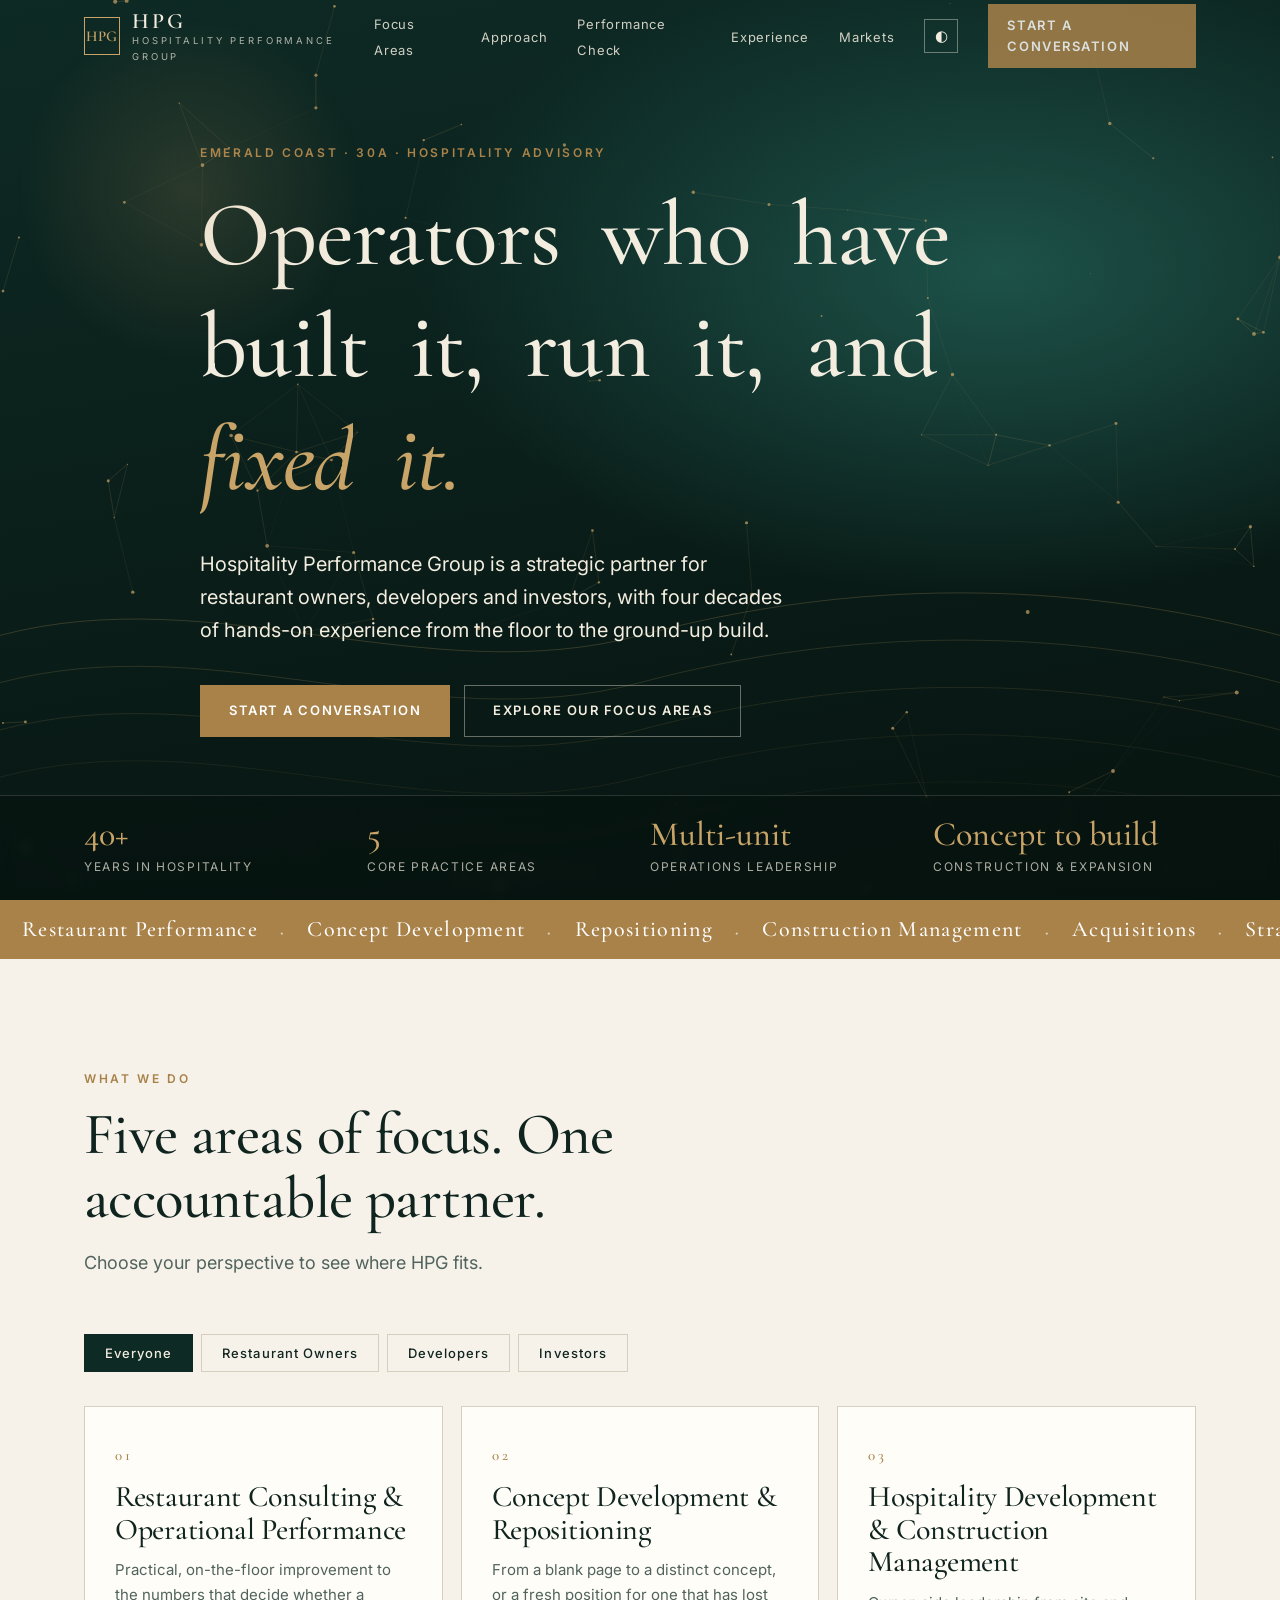
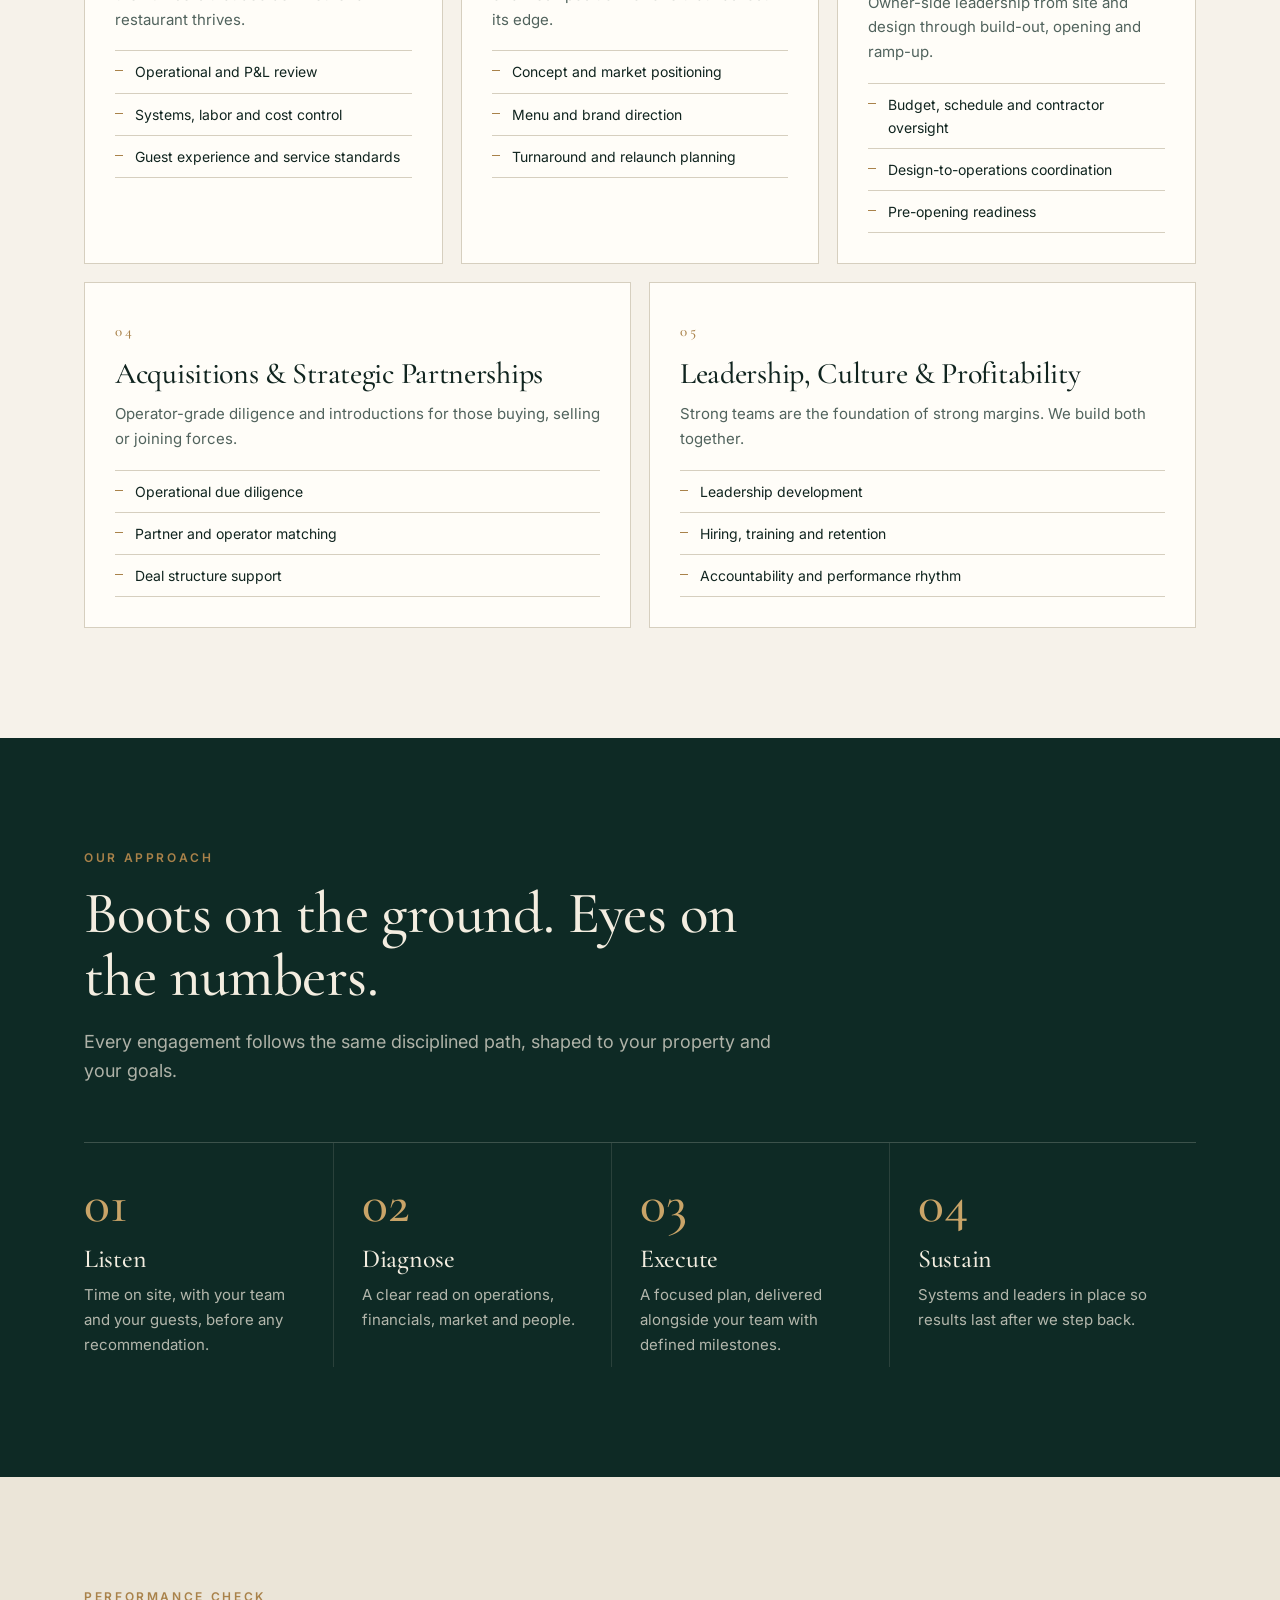
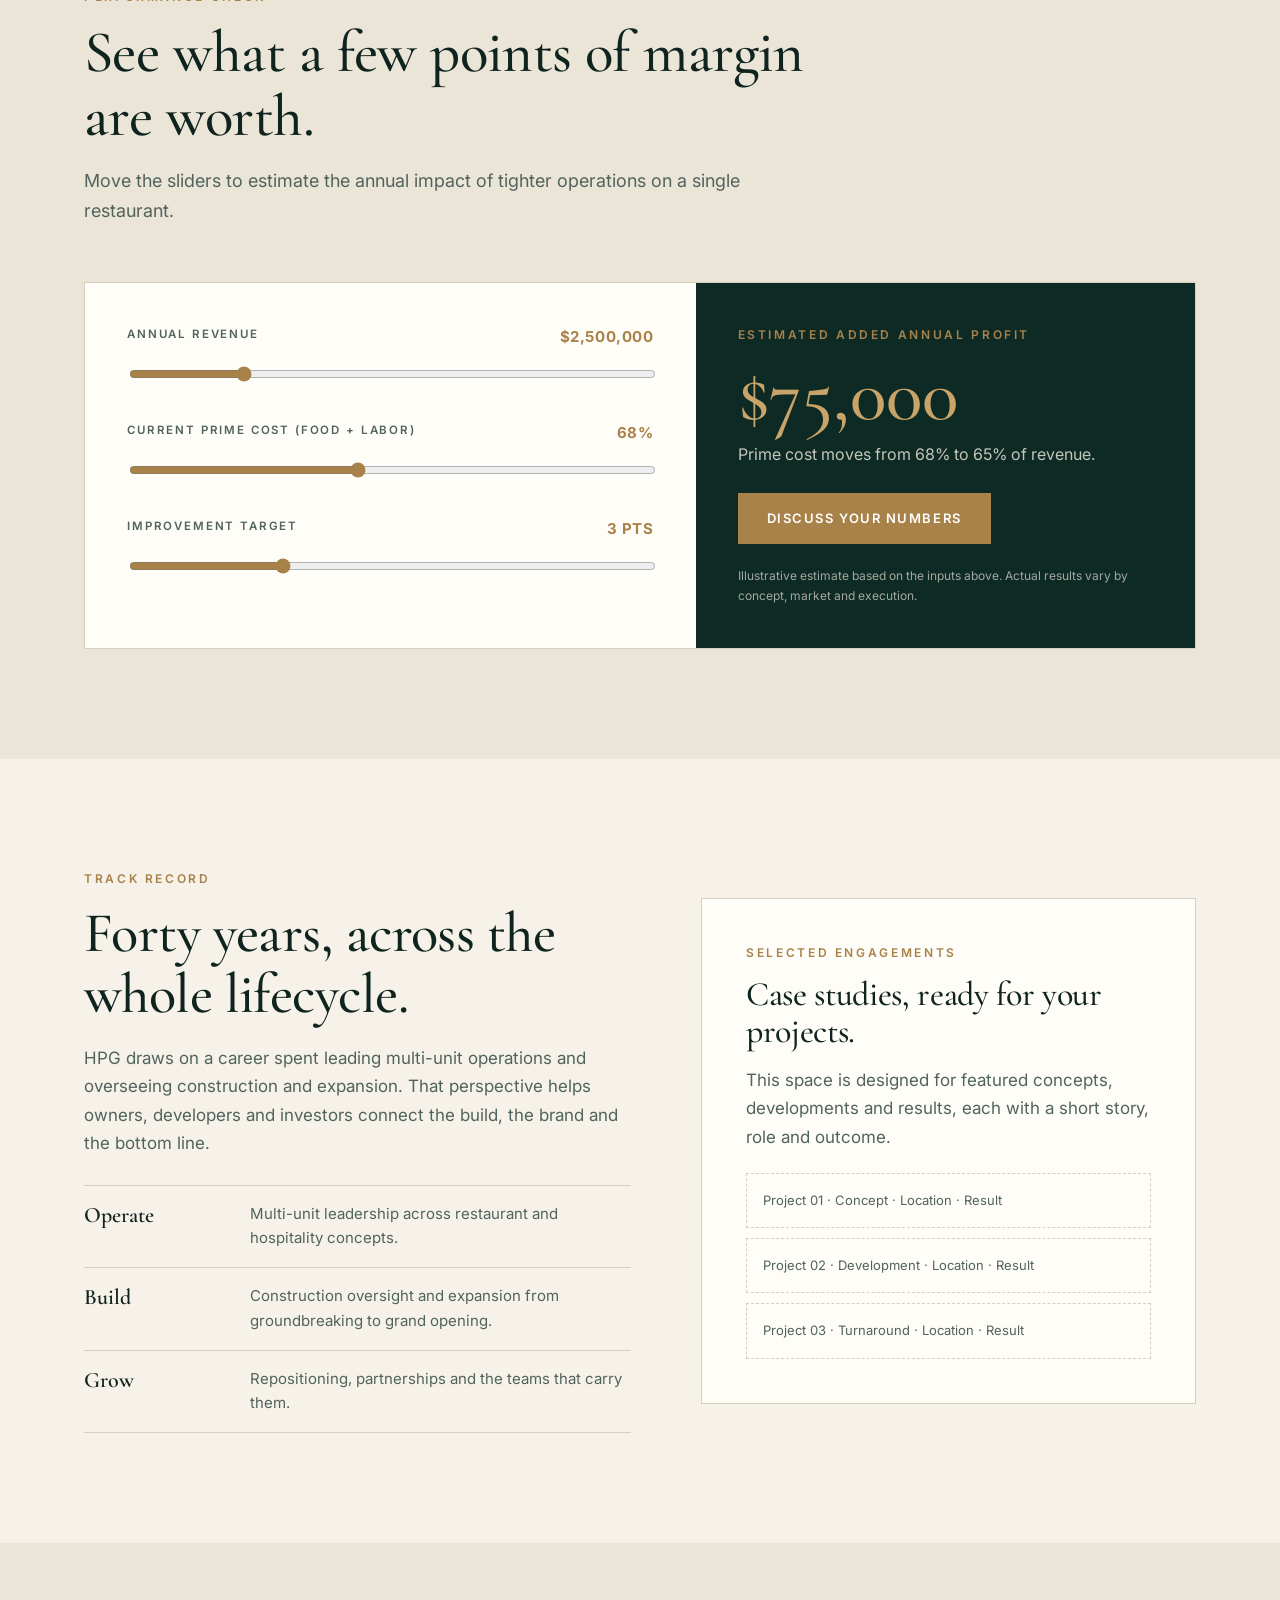
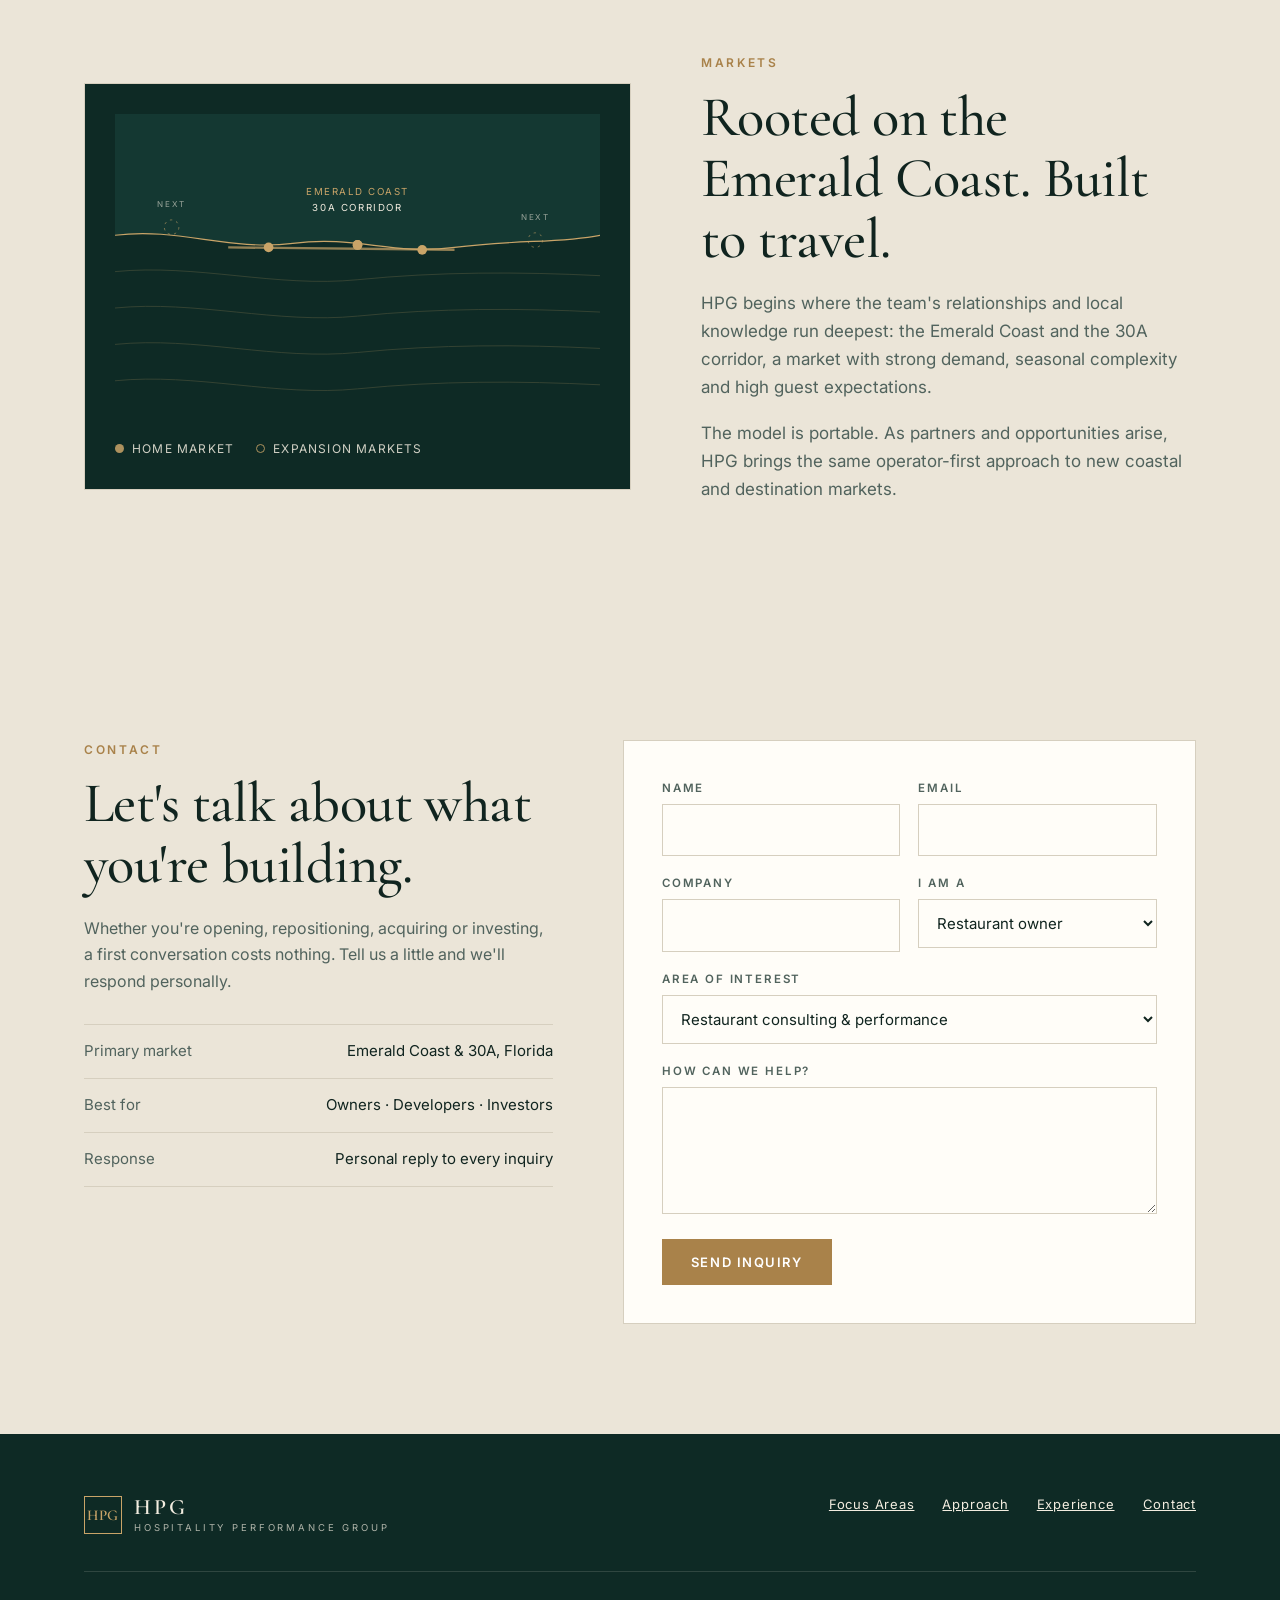
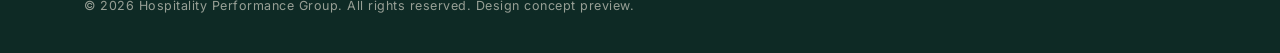
<file: index.html>
<!DOCTYPE html>
<html lang="en">
<head>
<meta charset="utf-8">
<meta name="viewport" content="width=device-width, initial-scale=1, viewport-fit=cover">
<meta name="description" content="Hospitality Performance Group: strategic hospitality consulting, development and partnerships for restaurant owners, developers and investors on the Emerald Coast and 30A.">
<meta name="theme-color" content="#0e2a25">
<link rel="icon" href="assets/img/favicon.svg" type="image/svg+xml">
<title>Hospitality Performance Group | Homepage Concept</title>
<link rel="preconnect" href="https://fonts.googleapis.com">
<link rel="preconnect" href="https://fonts.gstatic.com" crossorigin>
<link href="https://fonts.googleapis.com/css2?family=Cormorant+Garamond:wght@500;600&family=Inter:wght@400;500;600&display=swap" rel="stylesheet">
<link rel="stylesheet" href="css/style.css">
</head>
<body>
<div id="pre"><div style="text-align:center"><div class="mark">HPG</div><i></i></div></div><div id="prog"></div><div id="cg"></div>
<header id="hd"><div class="wrap nav">
<a class="logo" href="#top"><span class="mark">HPG</span><span><b>HPG</b><i>Hospitality Performance Group</i></span></a>
<nav><button class="menu" id="mb" aria-label="Menu">MENU</button>
<ul id="nl"><li><a href="#focus">Focus Areas</a></li><li><a href="#approach">Approach</a></li><li><a href="#calculator">Performance Check</a></li><li><a href="#experience">Experience</a></li><li><a href="#markets">Markets</a></li><li><button class="tg" id="tg" aria-label="Toggle light or dark theme">&#9680;</button></li><li><a class="btn" href="#contact">Start a Conversation</a></li></ul></nav>
</div></header>

<main id="top">
<div class="hero">
<canvas id="cv" aria-hidden="true"></canvas>
<svg class="waves" viewBox="0 0 1440 400" preserveAspectRatio="none" aria-hidden="true"><g fill="none" stroke="#c9a468" stroke-width="1"><path opacity=".5" d="M0 120 C240 60 480 180 720 120 S1200 60 1440 120"/><path opacity=".4" d="M0 170 C240 110 480 230 720 170 S1200 110 1440 170"/><path opacity=".3" d="M0 220 C240 160 480 280 720 220 S1200 160 1440 220"/><path opacity=".2" d="M0 270 C240 210 480 330 720 270 S1200 210 1440 270"/><path opacity=".12" d="M0 320 C240 260 480 380 720 320 S1200 260 1440 320"/></g></svg>
<div class="wrap">
<div class="eyebrow">Emerald Coast · 30A · Hospitality Advisory</div>
<h1>Operators who have built it, run it, and <em>fixed it.</em></h1>
<p class="lead">Hospitality Performance Group is a strategic partner for restaurant owners, developers and investors, with four decades of hands-on experience from the floor to the ground-up build.</p>
<div class="cta"><a class="btn" href="#contact">Start a Conversation</a><a class="btn o" href="#focus">Explore Our Focus Areas</a></div>
</div>
<div class="stats"><div class="wrap">
<div><b data-n="40" data-s="+">40+</b><span>Years in hospitality</span></div><div><b data-n="5">5</b><span>Core practice areas</span></div><div><b>Multi-unit</b><span>Operations leadership</span></div><div><b>Concept to build</b><span>Construction &amp; expansion</span></div>
</div></div>
</div>

<div class="mq" aria-hidden="true"><div><span>Restaurant Performance</span><i>&#9670;</i><span>Concept Development</span><i>&#9670;</i><span>Repositioning</span><i>&#9670;</i><span>Construction Management</span><i>&#9670;</i><span>Acquisitions</span><i>&#9670;</i><span>Strategic Partnerships</span><i>&#9670;</i><span>Leadership &amp; Culture</span><i>&#9670;</i><span>Profitability</span><i>&#9670;</i><span>Emerald Coast</span><i>&#9670;</i><span>30A</span><i>&#9670;</i><span>Restaurant Performance</span><i>&#9670;</i><span>Concept Development</span><i>&#9670;</i><span>Repositioning</span><i>&#9670;</i><span>Construction Management</span><i>&#9670;</i><span>Acquisitions</span><i>&#9670;</i><span>Strategic Partnerships</span><i>&#9670;</i><span>Leadership &amp; Culture</span><i>&#9670;</i><span>Profitability</span><i>&#9670;</i><span>Emerald Coast</span><i>&#9670;</i><span>30A</span><i>&#9670;</i></div></div>
<section id="focus"><div class="wrap">
<div class="head rv"><div class="eyebrow">What We Do</div><h2>Five areas of focus. One accountable partner.</h2><p>Choose your perspective to see where HPG fits.</p></div>
<div class="aud rv" id="aud" role="group" aria-label="Filter by audience">
<button aria-pressed="true" data-a="all">Everyone</button><button aria-pressed="false" data-a="owner">Restaurant Owners</button><button aria-pressed="false" data-a="dev">Developers</button><button aria-pressed="false" data-a="inv">Investors</button></div>
<div class="grid">
<article class="card rv" data-for="owner"><span class="n">01</span><h3>Restaurant Consulting &amp; Operational Performance</h3><p>Practical, on-the-floor improvement to the numbers that decide whether a restaurant thrives.</p><ul><li>Operational and P&amp;L review</li><li>Systems, labor and cost control</li><li>Guest experience and service standards</li></ul></article>
<article class="card rv" data-for="owner inv"><span class="n">02</span><h3>Concept Development &amp; Repositioning</h3><p>From a blank page to a distinct concept, or a fresh position for one that has lost its edge.</p><ul><li>Concept and market positioning</li><li>Menu and brand direction</li><li>Turnaround and relaunch planning</li></ul></article>
<article class="card rv" data-for="dev inv"><span class="n">03</span><h3>Hospitality Development &amp; Construction Management</h3><p>Owner-side leadership from site and design through build-out, opening and ramp-up.</p><ul><li>Budget, schedule and contractor oversight</li><li>Design-to-operations coordination</li><li>Pre-opening readiness</li></ul></article>
<article class="card rv" data-for="dev inv"><span class="n">04</span><h3>Acquisitions &amp; Strategic Partnerships</h3><p>Operator-grade diligence and introductions for those buying, selling or joining forces.</p><ul><li>Operational due diligence</li><li>Partner and operator matching</li><li>Deal structure support</li></ul></article>
<article class="card rv" data-for="owner inv"><span class="n">05</span><h3>Leadership, Culture &amp; Profitability</h3><p>Strong teams are the foundation of strong margins. We build both together.</p><ul><li>Leadership development</li><li>Hiring, training and retention</li><li>Accountability and performance rhythm</li></ul></article>
</div></div></section>

<section id="approach" class="dark-s"><div class="wrap">
<div class="head rv"><div class="eyebrow">Our Approach</div><h2>Boots on the ground. Eyes on the numbers.</h2><p>Every engagement follows the same disciplined path, shaped to your property and your goals.</p></div>
<div class="steps rv">
<div class="step"><b>01</b><h3>Listen</h3><p>Time on site, with your team and your guests, before any recommendation.</p></div>
<div class="step"><b>02</b><h3>Diagnose</h3><p>A clear read on operations, financials, market and people.</p></div>
<div class="step"><b>03</b><h3>Execute</h3><p>A focused plan, delivered alongside your team with defined milestones.</p></div>
<div class="step"><b>04</b><h3>Sustain</h3><p>Systems and leaders in place so results last after we step back.</p></div>
</div></div></section>

<section id="calculator" style="background:var(--bg2)"><div class="wrap">
<div class="head rv"><div class="eyebrow">Performance Check</div><h2>See what a few points of margin are worth.</h2><p>Move the sliders to estimate the annual impact of tighter operations on a single restaurant.</p></div>
<div class="calc rv"><div class="ctl">
<label for="rev">Annual revenue <b id="revo"></b></label><input id="rev" type="range" min="500000" max="10000000" step="50000" value="2500000">
<label for="pc">Current prime cost (food + labor) <b id="pco"></b></label><input id="pc" type="range" min="55" max="85" value="68">
<label for="im">Improvement target <b id="imo"></b></label><input id="im" type="range" min="1" max="8" value="3">
</div><div class="out"><div class="eyebrow">Estimated added annual profit</div><div class="big" id="gain">$0</div><div id="np" style="opacity:.8"></div><a class="btn" id="cb" href="#contact" style="margin-top:26px;align-self:flex-start">Discuss your numbers</a><small>Illustrative estimate based on the inputs above. Actual results vary by concept, market and execution.</small></div></div></div></section>
<section id="experience"><div class="wrap split">
<div class="rv"><div class="eyebrow">Track Record</div><h2>Forty years, across the whole lifecycle.</h2>
<p>HPG draws on a career spent leading multi-unit operations and overseeing construction and expansion. That perspective helps owners, developers and investors connect the build, the brand and the bottom line.</p>
<ul class="exp"><li><strong>Operate</strong><span>Multi-unit leadership across restaurant and hospitality concepts.</span></li><li><strong>Build</strong><span>Construction oversight and expansion from groundbreaking to grand opening.</span></li><li><strong>Grow</strong><span>Repositioning, partnerships and the teams that carry them.</span></li></ul></div>
<div class="rv" style="border:1px solid var(--line);background:var(--card);padding:44px">
<div class="eyebrow">Selected Engagements</div>
<h3 style="font-size:34px;margin:14px 0 16px">Case studies, ready for your projects.</h3>
<p style="margin:0 0 22px">This space is designed for featured concepts, developments and results, each with a short story, role and outcome.</p>
<div style="display:grid;gap:10px"><div style="border:1px dashed var(--line);padding:16px;font-size:13px;color:var(--mut)">Project 01 · Concept · Location · Result</div><div style="border:1px dashed var(--line);padding:16px;font-size:13px;color:var(--mut)">Project 02 · Development · Location · Result</div><div style="border:1px dashed var(--line);padding:16px;font-size:13px;color:var(--mut)">Project 03 · Turnaround · Location · Result</div></div>
</div></div></section>

<section id="markets" style="background:var(--bg2)"><div class="wrap split">
<div class="mapbox rv"><svg viewBox="0 0 600 380" role="img" aria-label="Stylized coastline with Emerald Coast and 30A highlighted">
<path d="M0 150 C80 140 140 170 220 160 C300 150 340 175 420 165 C500 155 550 160 600 150 L600 0 L0 0Z" fill="#143832"/>
<path d="M0 150 C80 140 140 170 220 160 C300 150 340 175 420 165 C500 155 550 160 600 150" fill="none" stroke="#c9a468" stroke-width="1.5"/>
<g fill="none" stroke="#c9a468" opacity=".25"><path d="M0 195 C100 185 200 215 300 205 S500 195 600 200"/><path d="M0 240 C100 230 200 260 300 250 S500 240 600 245"/><path d="M0 285 C100 275 200 305 300 295 S500 285 600 290"/><path d="M0 330 C100 320 200 350 300 340 S500 330 600 335"/></g>
<line x1="140" y1="165" x2="420" y2="168" stroke="#c9a468" stroke-width="3" opacity=".7"/>
<g fill="#c9a468"><circle cx="190" cy="165" r="6"/><circle cx="300" cy="162" r="6"/><circle cx="380" cy="168" r="6"/></g>
<circle class="pulse" cx="300" cy="162" r="6" fill="#c9a468"/>
<g fill="none" stroke="#c9a468" stroke-dasharray="3 5" opacity=".7"><circle cx="70" cy="140" r="9"/><circle cx="520" cy="156" r="9"/></g>
<g fill="#f3ede0" font-family="Inter,sans-serif" font-size="12" letter-spacing="2"><text x="300" y="120" text-anchor="middle">30A CORRIDOR</text><text x="300" y="100" text-anchor="middle" fill="#c9a468">EMERALD COAST</text><text x="70" y="115" text-anchor="middle" opacity=".6" font-size="10">NEXT</text><text x="520" y="131" text-anchor="middle" opacity=".6" font-size="10">NEXT</text></g></svg>
<div class="legend"><span><i></i>Home market</span><span><i class="h"></i>Expansion markets</span></div></div>
<div class="rv"><div class="eyebrow">Markets</div><h2>Rooted on the Emerald Coast. Built to travel.</h2>
<p>HPG begins where the team's relationships and local knowledge run deepest: the Emerald Coast and the 30A corridor, a market with strong demand, seasonal complexity and high guest expectations.</p>
<p>The model is portable. As partners and opportunities arise, HPG brings the same operator-first approach to new coastal and destination markets.</p></div>
</div></section>

<section id="contact" class="contact"><div class="wrap cgrid">
<div class="rv"><div class="eyebrow">Contact</div><h2>Let's talk about what you're building.</h2>
<p>Whether you're opening, repositioning, acquiring or investing, a first conversation costs nothing. Tell us a little and we'll respond personally.</p>
<div class="det"><div><span>Primary market</span>Emerald Coast &amp; 30A, Florida</div><div><span>Best for</span>Owners · Developers · Investors</div><div><span>Response</span>Personal reply to every inquiry</div></div></div>
<form class="rv" id="cf" novalidate>
<div class="h"><label for="n">Name</label><input id="n" name="name" required autocomplete="name"></div>
<div class="h"><label for="e">Email</label><input id="e" name="email" type="email" required autocomplete="email"></div>
<div class="h"><label for="c">Company</label><input id="c" name="company" autocomplete="organization"></div>
<div class="h"><label for="i">I am a</label><select id="i" name="role"><option>Restaurant owner</option><option>Developer</option><option>Investor</option><option>Other</option></select></div>
<div class="f"><label for="a">Area of interest</label><select id="a" name="interest"><option>Restaurant consulting &amp; performance</option><option>Concept development &amp; repositioning</option><option>Development &amp; construction management</option><option>Acquisitions &amp; partnerships</option><option>Leadership, culture &amp; profitability</option></select></div>
<div class="f"><label for="m">How can we help?</label><textarea id="m" name="message" rows="4"></textarea></div>
<input type="text" name="website" tabindex="-1" autocomplete="off" style="position:absolute;left:-9999px" aria-hidden="true">
<div class="f"><button class="btn" type="submit">Send Inquiry</button></div>
<div class="ok" id="ok" role="status">Thank you. Your inquiry has been received and we will reply personally.</div>
</form></div></section>
</main>

<footer><div class="wrap"><div class="fg">
<div class="logo"><span class="mark">HPG</span><span><b>HPG</b><i>Hospitality Performance Group</i></span></div>
<div style="display:flex;gap:28px;font-size:13px;letter-spacing:.06em"><a href="#focus">Focus Areas</a><a href="#approach">Approach</a><a href="#experience">Experience</a><a href="#contact">Contact</a></div></div>
<small>© 2026 Hospitality Performance Group. All rights reserved. Design concept preview.</small></div></footer>

<script src="js/main.js" defer></script>
</body>
</html>
</file>
<file: css/style.css>
/* Hospitality Performance Group - main stylesheet
   Colors live in :root tokens; edit them to re-theme the site. */
:root{--bg:#f6f2ea;--bg2:#ebe5d8;--ink:#10241f;--mut:#51635d;--line:#d6cfbf;--deep:#0e2a25;--deep2:#143832;--brass:#a9824a;--brass2:#c9a468;--card:#fffdf8;--on-deep:#f3ede0;
color-scheme:light;box-sizing:border-box;padding-top:env(safe-area-inset-top,0px);padding-bottom:env(safe-area-inset-bottom,0px)}
@media (prefers-color-scheme:dark){:root:not([data-theme="light"]){--bg:#0b1c19;--bg2:#102722;--ink:#efe9db;--mut:#a3b3ac;--line:#25403a;--card:#12302a;--deep:#07130f;--deep2:#0e2621;color-scheme:dark}}
:root[data-theme="dark"]{--bg:#0b1c19;--bg2:#102722;--ink:#efe9db;--mut:#a3b3ac;--line:#25403a;--card:#12302a;--deep:#07130f;--deep2:#0e2621;color-scheme:dark}
html{scroll-behavior:smooth;scroll-padding-top:calc(72px + env(safe-area-inset-top,0px))}
*{box-sizing:border-box}
body{margin:0;background:var(--bg);color:var(--ink);font:400 16px/1.65 Inter,system-ui,-apple-system,Segoe UI,sans-serif;-webkit-font-smoothing:antialiased}
h1,h2,h3{font-family:"Cormorant Garamond",Georgia,"Times New Roman",serif;font-weight:500;line-height:1.08;margin:0;letter-spacing:-.01em}
a{color:inherit}
.wrap{max-width:1160px;margin:0 auto;padding:0 24px}
.eyebrow{font-size:12px;letter-spacing:.22em;text-transform:uppercase;color:var(--brass);font-weight:600}
header{position:fixed;top:0;left:0;right:0;z-index:20;padding-top:env(safe-area-inset-top,0px);transition:background .3s,box-shadow .3s}
header.s{background:color-mix(in srgb,var(--deep) 94%,transparent);backdrop-filter:blur(10px);box-shadow:0 1px 0 rgba(255,255,255,.08)}
.nav{display:flex;align-items:center;justify-content:space-between;height:72px}
.logo{display:flex;align-items:center;gap:12px;text-decoration:none;color:var(--on-deep)}
.logo b{font:600 22px "Cormorant Garamond",Georgia,serif;letter-spacing:.14em}
.logo i{font-style:normal;display:block;font-size:9.5px;letter-spacing:.3em;text-transform:uppercase;opacity:.7;margin-top:-2px}
.mark{width:38px;height:38px;border:1px solid var(--brass2);display:grid;place-items:center;font:600 15px "Cormorant Garamond",serif;color:var(--brass2);letter-spacing:.06em}
nav ul{display:flex;gap:30px;list-style:none;margin:0;padding:0;align-items:center}
nav a{font-size:13px;letter-spacing:.06em;text-decoration:none;color:var(--on-deep);opacity:.85}
nav a:hover{opacity:1;color:var(--brass2)}
.btn{display:inline-block;padding:14px 28px;background:var(--brass);color:#fff;text-decoration:none;font-size:13px;letter-spacing:.12em;text-transform:uppercase;font-weight:600;border:1px solid var(--brass);cursor:pointer;font-family:inherit;transition:.25s}
.btn:hover{background:transparent;color:var(--brass2)}
.btn.o{background:transparent;color:var(--on-deep);border-color:rgba(243,237,224,.4)}
.btn.o:hover{border-color:var(--brass2);color:var(--brass2)}
nav .btn{padding:10px 18px;color:#fff}
.menu{display:none;background:none;border:1px solid rgba(243,237,224,.4);color:var(--on-deep);padding:8px 12px;font:inherit;font-size:12px;letter-spacing:.14em}
.hero{position:relative;min-height:100vh;display:flex;align-items:center;color:var(--on-deep);background:radial-gradient(900px 500px at 78% 30%,#1d5249 0%,transparent 65%),linear-gradient(170deg,#0e2a25 0%,#07130f 100%);overflow:hidden}
.hero svg.waves{position:absolute;left:0;right:0;bottom:0;width:100%;height:42%;opacity:.5}
.hero .wrap{position:relative;padding-top:130px;padding-bottom:150px}
.hero h1{font-size:clamp(46px,7.2vw,98px);max-width:880px;margin:22px 0 26px}
.hero h1 em{color:var(--brass2);font-style:italic}
.hero p.lead{font-size:clamp(17px,1.6vw,20px);max-width:600px;opacity:.85;margin:0 0 38px}
.cta{display:flex;gap:14px;flex-wrap:wrap}
.stats{position:absolute;left:0;right:0;bottom:0;border-top:1px solid rgba(243,237,224,.14);background:rgba(7,19,15,.55);backdrop-filter:blur(6px)}
.stats .wrap{display:grid;grid-template-columns:repeat(4,1fr);gap:20px;padding-top:22px;padding-bottom:22px}
.stats b{font:500 34px "Cormorant Garamond",serif;color:var(--brass2);display:block;line-height:1}
.stats span{font-size:12px;letter-spacing:.14em;text-transform:uppercase;opacity:.7}
section{padding:110px 0}
.head{max-width:720px;margin-bottom:56px}
.head h2{font-size:clamp(36px,4.6vw,60px);margin:14px 0 18px}
.head p{color:var(--mut);margin:0;font-size:18px}
.aud{display:flex;gap:8px;margin-bottom:34px;flex-wrap:wrap}
.aud button{background:transparent;border:1px solid var(--line);color:var(--ink);padding:10px 20px;font:500 13px Inter,sans-serif;letter-spacing:.08em;cursor:pointer;transition:.2s}
.aud button[aria-pressed=true]{background:var(--deep);color:var(--on-deep);border-color:var(--deep)}
:root[data-theme="dark"] .aud button[aria-pressed=true]{background:var(--brass);border-color:var(--brass);color:#fff}
.grid{display:grid;grid-template-columns:repeat(6,1fr);gap:18px}
.card{grid-column:span 2;background:var(--card);border:1px solid var(--line);padding:34px 30px 30px;position:relative;transition:transform .3s,box-shadow .3s,opacity .3s,border-color .3s}
.card:nth-child(4),.card:nth-child(5){grid-column:span 3}
.card:hover{transform:translateY(-4px);box-shadow:0 18px 40px -22px rgba(14,42,37,.45);border-color:var(--brass)}
.card.dim{opacity:.35}
.card .n{font:500 15px "Cormorant Garamond",serif;color:var(--brass);letter-spacing:.2em}
.card h3{font-size:30px;margin:14px 0 12px}
.card p{color:var(--mut);font-size:15px;margin:0 0 18px}
.card ul{list-style:none;padding:0;margin:0;border-top:1px solid var(--line)}
.card li{padding:9px 0 9px 20px;font-size:14px;border-bottom:1px solid var(--line);position:relative}
.card li:before{content:"";position:absolute;left:0;top:19px;width:8px;height:1px;background:var(--brass)}
.dark-s{background:var(--deep);color:var(--on-deep)}
.dark-s .head p{color:rgba(243,237,224,.7)}
.steps{display:grid;grid-template-columns:repeat(4,1fr);gap:0;border-top:1px solid rgba(243,237,224,.2)}
.step{padding:34px 28px 10px 0;border-right:1px solid rgba(243,237,224,.12);margin-right:28px}
.step:last-child{border:0;margin:0}
.step b{font:500 54px "Cormorant Garamond",serif;color:var(--brass2);line-height:1}
.step h3{font-size:26px;margin:14px 0 10px}
.step p{margin:0;opacity:.72;font-size:15px}
.split{display:grid;grid-template-columns:1.05fr .95fr;gap:70px;align-items:center}
.split h2{font-size:clamp(36px,4.4vw,58px);margin:14px 0 20px}
.split p{color:var(--mut);font-size:17px}
.exp{list-style:none;padding:0;margin:28px 0 0}
.exp li{display:flex;gap:16px;padding:16px 0;border-top:1px solid var(--line)}
.exp li:last-child{border-bottom:1px solid var(--line)}
.exp strong{min-width:150px;font:600 22px "Cormorant Garamond",serif}
.exp span{color:var(--mut);font-size:15px}
.mapbox{background:var(--deep);padding:30px;border:1px solid var(--line);color:var(--on-deep)}
.mapbox svg{width:100%;height:auto;display:block}
.legend{display:flex;gap:22px;font-size:12px;letter-spacing:.1em;text-transform:uppercase;margin-top:18px;opacity:.85;flex-wrap:wrap}
.legend i{display:inline-block;width:9px;height:9px;border-radius:50%;margin-right:8px;background:var(--brass2)}
.legend i.h{background:transparent;border:1px solid var(--brass2)}
.pulse{animation:p 2.4s ease-out infinite;transform-origin:center;transform-box:fill-box}
@keyframes p{0%{transform:scale(1);opacity:.7}100%{transform:scale(3.4);opacity:0}}
.contact{background:var(--bg2)}
.cgrid{display:grid;grid-template-columns:.9fr 1.1fr;gap:70px}
.cgrid h2{font-size:clamp(36px,4.4vw,58px);margin:14px 0 20px}
.cgrid p{color:var(--mut)}
.det{margin-top:30px;border-top:1px solid var(--line)}
.det div{padding:14px 0;border-bottom:1px solid var(--line);font-size:15px;display:flex;justify-content:space-between;gap:16px}
.det span{color:var(--mut)}
form{background:var(--card);border:1px solid var(--line);padding:38px;display:grid;gap:18px;grid-template-columns:1fr 1fr}
form .f{grid-column:span 2}
form .h{grid-column:span 1}
label{font-size:11.5px;letter-spacing:.16em;text-transform:uppercase;color:var(--mut);font-weight:600;display:block;margin-bottom:6px}
input,select,textarea{width:100%;padding:13px 14px;background:transparent;border:1px solid var(--line);color:var(--ink);font:inherit;font-size:15px;border-radius:0}
input:focus,select:focus,textarea:focus{outline:2px solid var(--brass);outline-offset:-1px}
select option{color:#10241f}
.ok{display:none;grid-column:span 2;padding:16px;border:1px solid var(--brass);color:var(--brass);font-size:14px}
footer{background:var(--deep);color:var(--on-deep);padding:60px 0 36px}
.fg{display:flex;justify-content:space-between;gap:30px;flex-wrap:wrap;padding-bottom:36px;border-bottom:1px solid rgba(243,237,224,.14)}
footer small{display:block;padding-top:24px;opacity:.6;font-size:12.5px;letter-spacing:.04em}
.rv{opacity:0;transform:translateY(22px);transition:opacity .8s ease,transform .8s ease}
.rv.in{opacity:1;transform:none}
@media (prefers-reduced-motion:reduce){.rv{opacity:1;transform:none;transition:none}.pulse{animation:none}html{scroll-behavior:auto}}
@media(max-width:900px){
nav ul{display:none;position:absolute;top:72px;left:0;right:0;flex-direction:column;background:var(--deep);padding:24px;gap:20px;align-items:flex-start}
nav ul.open{display:flex}.menu{display:block}
.grid{grid-template-columns:1fr}.card,.card:nth-child(4),.card:nth-child(5){grid-column:span 1}
.steps{grid-template-columns:1fr 1fr}.step{margin-right:0;padding-right:16px;border-bottom:1px solid rgba(243,237,224,.12)}
.split,.cgrid{grid-template-columns:1fr;gap:40px}
.stats .wrap{grid-template-columns:1fr 1fr}.stats{position:relative}
.hero{display:block}.hero .wrap{padding-bottom:50px}
section{padding:76px 0}
form{grid-template-columns:1fr;padding:26px}form .f,form .h,.ok{grid-column:span 1}
.exp li{flex-direction:column;gap:4px}}

/* ---- Motion & interaction layer ---- */
#prog{position:fixed;top:env(safe-area-inset-top,0px);left:0;right:0;height:3px;background:var(--brass2);transform:scaleX(0);transform-origin:0 50%;z-index:40}
#pre{position:fixed;inset:0;z-index:100;background:#07130f;display:grid;place-items:center;transition:opacity .7s .2s,visibility .7s .2s;animation:pf 0s 4s forwards}
#pre.out{opacity:0;visibility:hidden}
@keyframes pf{to{opacity:0;visibility:hidden}}
#pre .mark{width:84px;height:84px;font-size:28px;margin:auto;animation:pm 1.2s ease both}
@keyframes pm{from{opacity:0;transform:scale(.8)}to{opacity:1;transform:none}}
#pre i{display:block;height:1px;width:120px;background:var(--brass2);margin:22px auto 0;transform:scaleX(0);animation:ln 1s .2s ease forwards}
@keyframes ln{to{transform:scaleX(1)}}
#cg{position:fixed;top:0;left:0;width:380px;height:380px;border-radius:50%;pointer-events:none;z-index:5;background:radial-gradient(circle,rgba(201,164,104,.16),transparent 65%)}
@media(hover:none){#cg{display:none}}
.hero canvas{position:absolute;inset:0;width:100%;height:100%}
.hero .wrap,.stats{z-index:1}
.w{display:inline-block;overflow:hidden;vertical-align:top;padding-bottom:.14em;margin-right:.22em}
.w>span{display:inline-block;transform:translateY(110%);transition:transform 1s cubic-bezier(.2,.8,.2,1)}
.ready .w>span{transform:none}
.hero .eyebrow,.hero .lead,.hero .cta{opacity:0;transform:translateY(16px);transition:opacity .9s .9s,transform .9s .9s}
.ready .hero .eyebrow,.ready .hero .lead,.ready .hero .cta{opacity:1;transform:none}
.hero svg.waves{will-change:transform}
.mq{background:var(--brass);color:#fff;overflow:hidden;white-space:nowrap;padding:16px 0}
.mq div{display:inline-block;animation:mq 40s linear infinite;font:500 22px "Cormorant Garamond",Georgia,serif;letter-spacing:.06em}
.mq span{margin:0 22px}.mq i{font-style:normal;opacity:.6;font-size:12px}
@keyframes mq{to{transform:translateX(-50%)}}
.card{overflow:hidden}
.card::after{content:"";position:absolute;inset:0;pointer-events:none;opacity:0;transition:opacity .3s;background:radial-gradient(320px circle at var(--mx,50%) var(--my,50%),color-mix(in srgb,var(--brass) 24%,transparent),transparent 70%)}
.card:hover::after{opacity:1}
.tg{background:none;border:1px solid rgba(243,237,224,.4);color:var(--on-deep);width:34px;height:34px;cursor:pointer;font-size:15px}
.tg:hover{border-color:var(--brass2);color:var(--brass2)}
.calc{display:grid;grid-template-columns:1.1fr .9fr;border:1px solid var(--line);background:var(--card)}
.ctl{padding:42px}.out{background:var(--deep);color:var(--on-deep);padding:42px;display:flex;flex-direction:column;justify-content:center}
.ctl label{display:flex;justify-content:space-between;gap:12px;margin:28px 0 10px}.ctl label:first-child{margin-top:0}
.ctl label b{color:var(--brass);font-size:15px;letter-spacing:.04em}
input[type=range]{padding:0;border:0;accent-color:var(--brass);height:24px}
.big{font:500 clamp(48px,6vw,76px) "Cormorant Garamond",Georgia,serif;color:var(--brass2);line-height:1;margin:12px 0 8px}
.out small{opacity:.65;font-size:12px;margin-top:22px;display:block}
@media(max-width:900px){.calc{grid-template-columns:1fr}.ctl,.out{padding:28px}}
@media (prefers-reduced-motion:reduce){.w>span,.hero .eyebrow,.hero .lead,.hero .cta{transform:none;opacity:1;transition:none}.mq div{animation:none}#pre{display:none}}
</file>
